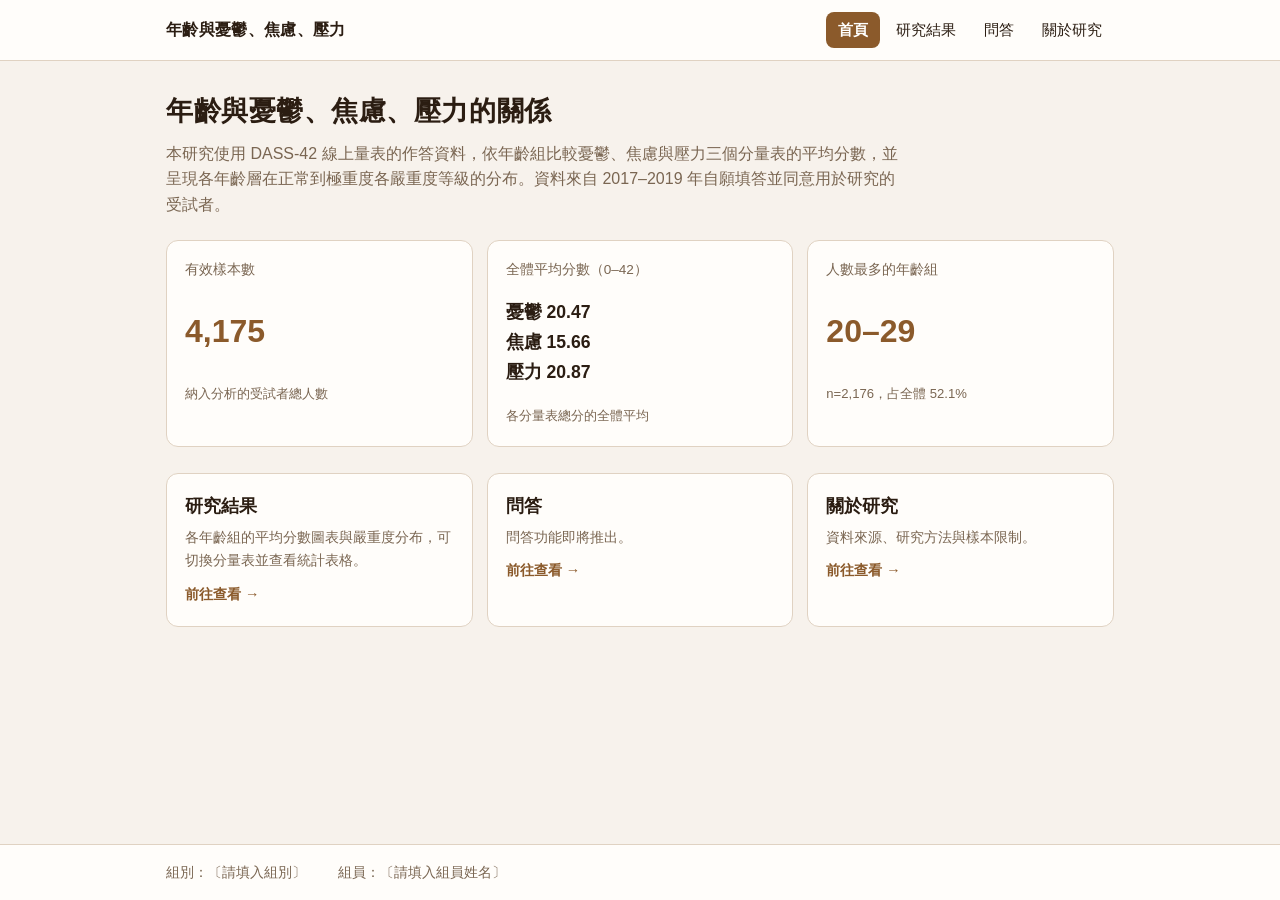
<file: index.html>
<!DOCTYPE html>
<html lang="zh-Hant">
<head>
<meta charset="UTF-8">
<meta name="viewport" content="width=device-width, initial-scale=1">
<title>首頁｜年齡與憂鬱、焦慮、壓力的關係</title>
<link rel="stylesheet" href="style.css">
</head>
<body>
<header class="site-header">
  <div class="wrap">
    <a class="brand" href="index.html">年齡與憂鬱、焦慮、壓力</a>
    <nav aria-label="主選單"><a href="index.html" aria-current="page">首頁</a><a href="results.html">研究結果</a><a href="ask.html">問答</a><a href="about.html">關於研究</a></nav>
  </div>
</header>
<main class="page">
  <h1>年齡與憂鬱、焦慮、壓力的關係</h1>
  <p class="intro lead">本研究使用 DASS-42 線上量表的作答資料，依年齡組比較憂鬱、焦慮與壓力三個分量表的平均分數，並呈現各年齡層在正常到極重度各嚴重度等級的分布。資料來自 2017–2019 年自願填答並同意用於研究的受試者。</p>

  <section class="stats" aria-label="重點數字">
    <article class="card stat">
      <p class="label">有效樣本數</p>
      <p class="value" id="statN">—</p>
      <p class="note">納入分析的受試者總人數</p>
    </article>
    <article class="card stat">
      <p class="label">全體平均分數（0–42）</p>
      <p class="value small" id="statMeans">—</p>
      <p class="note">各分量表總分的全體平均</p>
    </article>
    <article class="card stat">
      <p class="label">人數最多的年齡組</p>
      <p class="value" id="statTop">—</p>
      <p class="note" id="statTopNote">&nbsp;</p>
    </article>
  </section>

  <section class="entries" aria-label="頁面入口">
    <a class="card entry" href="results.html"><h2>研究結果</h2><p>各年齡組的平均分數圖表與嚴重度分布，可切換分量表並查看統計表格。</p><span class="go">前往查看 →</span></a>
    <a class="card entry" href="ask.html"><h2>問答</h2><p>問答功能即將推出。</p><span class="go">前往查看 →</span></a>
    <a class="card entry" href="about.html"><h2>關於研究</h2><p>資料來源、研究方法與樣本限制。</p><span class="go">前往查看 →</span></a>
  </section>
</main>
<footer class="site-footer">
  <div class="wrap">
    <span>組別：〔請填入組別〕</span>
    <span>組員：〔請填入組員姓名〕</span>
  </div>
</footer>
<script>
/* 原始資料（取自「DASS資料分析 - 年齡層分析.csv」），與研究結果頁相同 */
const RAW = [{"age": "7-19", "n": 1421, "dep": {"m": 22.76213934, "sd": 12.03702045}, "anx": {"m": 18.30119634, "sd": 10.20656679}, "str": {"m": 22.66502463, "sd": 10.31082269}, "lv": {"dep": [252, 105, 260, 247, 557], "anx": [248, 86, 235, 219, 633], "str": [346, 160, 318, 344, 253]}}, {"age": "20-29", "n": 2176, "dep": {"m": 20.05009191, "sd": 11.88178438}, "anx": {"m": 15.37178309, "sd": 9.718905087}, "str": {"m": 20.57077206, "sd": 10.18683173}, "lv": {"dep": [506, 229, 430, 359, 652], "anx": [537, 170, 439, 341, 689], "str": [675, 276, 521, 434, 270]}}, {"age": "30-39", "n": 362, "dep": {"m": 17.44751381, "sd": 12.59968592}, "anx": {"m": 11.09944751, "sd": 9.054225669}, "str": {"m": 18.29834254, "sd": 10.67445484}, "lv": {"dep": [127, 38, 55, 43, 99], "anx": [163, 33, 68, 37, 61], "str": [149, 56, 55, 64, 38]}}, {"age": "40-49", "n": 120, "dep": {"m": 14.74166667, "sd": 12.31484438}, "anx": {"m": 9.516666667, "sd": 9.017241499}, "str": {"m": 17.18333333, "sd": 10.87050078}, "lv": {"dep": [52, 14, 19, 11, 24], "anx": [63, 12, 17, 9, 19], "str": [54, 17, 18, 16, 15]}}, {"age": "50-59", "n": 68, "dep": {"m": 14.23529412, "sd": 12.18405815}, "anx": {"m": 7.764705882, "sd": 8.199231211}, "str": {"m": 15.22058824, "sd": 10.46650035}, "lv": {"dep": [34, 6, 11, 6, 11], "anx": [42, 5, 8, 6, 7], "str": [39, 7, 11, 6, 5]}}, {"age": "60-69", "n": 25, "dep": {"m": 14.52, "sd": 14.71994112}, "anx": {"m": 9.0, "sd": 9.746794345}, "str": {"m": 14.44, "sd": 10.89755324}, "lv": {"dep": [14, 2, 2, 1, 6], "anx": [15, 1, 3, 1, 5], "str": [14, 4, 3, 2, 2]}}, {"age": "70-79", "n": 3, "dep": {"m": 25.66666667, "sd": 17.89785834}, "anx": {"m": 8.666666667, "sd": 10.69267662}, "str": {"m": 21.0, "sd": 15.62049935}, "lv": {"dep": [1, 0, 0, 0, 2], "anx": [2, 0, 0, 0, 1], "str": [1, 0, 0, 2, 0]}}, {"age": "80-90", "n": 0, "dep": {"m": null, "sd": null}, "anx": {"m": null, "sd": null}, "str": {"m": null, "sd": null}, "lv": {"dep": [0, 0, 0, 0, 0], "anx": [0, 0, 0, 0, 0], "str": [0, 0, 0, 0, 0]}}];

const rows = RAW.filter(r => r.n > 0);
const N = rows.reduce((a, r) => a + r.n, 0);
const mean = k => rows.reduce((a, r) => a + r.n * r[k].m, 0) / N;
const label = r => r.age.replace('-', '–');

document.getElementById('statN').textContent = N.toLocaleString('en-US');
document.getElementById('statMeans').innerHTML =
  '憂鬱 ' + mean('dep').toFixed(2) + '<br>焦慮 ' + mean('anx').toFixed(2) + '<br>壓力 ' + mean('str').toFixed(2);
const topRow = rows.reduce((a, r) => r.n > a.n ? r : a, rows[0]);
document.getElementById('statTop').textContent = label(topRow);
document.getElementById('statTopNote').textContent = 'n=' + topRow.n.toLocaleString('en-US') + '，占全體 ' + (topRow.n / N * 100).toFixed(1) + '%';
</script>
</body>
</html>
</file>
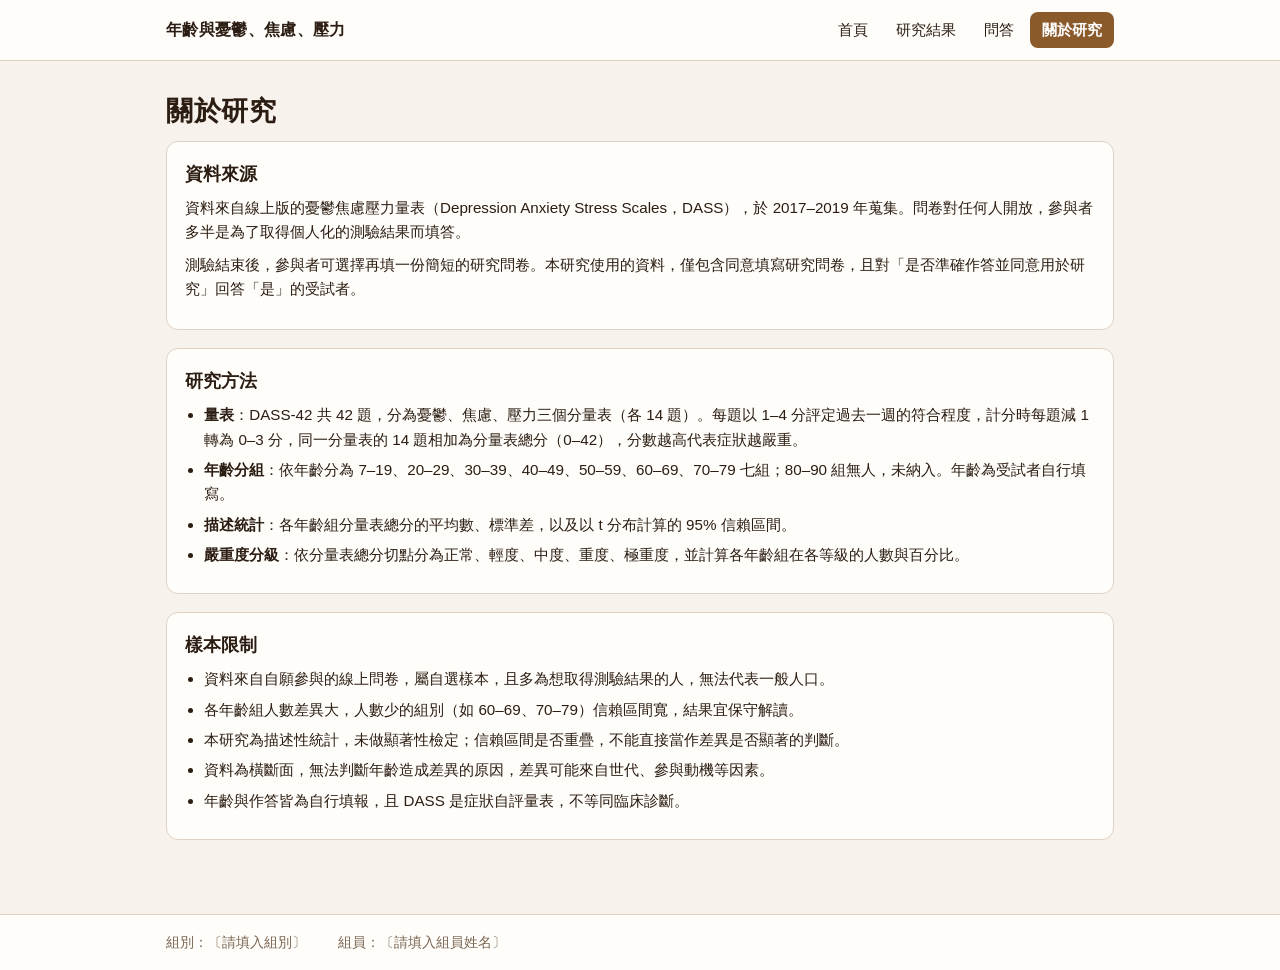
<file: about.html>
<!DOCTYPE html>
<html lang="zh-Hant">
<head>
<meta charset="UTF-8">
<meta name="viewport" content="width=device-width, initial-scale=1">
<title>關於研究｜年齡與憂鬱、焦慮、壓力的關係</title>
<link rel="stylesheet" href="style.css">
</head>
<body>
<header class="site-header">
  <div class="wrap">
    <a class="brand" href="index.html">年齡與憂鬱、焦慮、壓力</a>
    <nav aria-label="主選單"><a href="index.html">首頁</a><a href="results.html">研究結果</a><a href="ask.html">問答</a><a href="about.html" aria-current="page">關於研究</a></nav>
  </div>
</header>
<main class="page">
  <h1>關於研究</h1>

  <section class="card prose" aria-labelledby="src">
    <h2 id="src">資料來源</h2>
    <p>資料來自線上版的憂鬱焦慮壓力量表（Depression Anxiety Stress Scales，DASS），於 2017–2019 年蒐集。問卷對任何人開放，參與者多半是為了取得個人化的測驗結果而填答。</p>
    <p>測驗結束後，參與者可選擇再填一份簡短的研究問卷。本研究使用的資料，僅包含同意填寫研究問卷，且對「是否準確作答並同意用於研究」回答「是」的受試者。</p>
  </section>

  <section class="card prose" aria-labelledby="method">
    <h2 id="method">研究方法</h2>
    <ul>
      <li><b>量表</b>：DASS-42 共 42 題，分為憂鬱、焦慮、壓力三個分量表（各 14 題）。每題以 1–4 分評定過去一週的符合程度，計分時每題減 1 轉為 0–3 分，同一分量表的 14 題相加為分量表總分（0–42），分數越高代表症狀越嚴重。</li>
      <li><b>年齡分組</b>：依年齡分為 7–19、20–29、30–39、40–49、50–59、60–69、70–79 七組；80–90 組無人，未納入。年齡為受試者自行填寫。</li>
      <li><b>描述統計</b>：各年齡組分量表總分的平均數、標準差，以及以 t 分布計算的 95% 信賴區間。</li>
      <li><b>嚴重度分級</b>：依分量表總分切點分為正常、輕度、中度、重度、極重度，並計算各年齡組在各等級的人數與百分比。</li>
    </ul>
  </section>

  <section class="card prose" aria-labelledby="limit">
    <h2 id="limit">樣本限制</h2>
    <ul>
      <li>資料來自自願參與的線上問卷，屬自選樣本，且多為想取得測驗結果的人，無法代表一般人口。</li>
      <li>各年齡組人數差異大，人數少的組別（如 60–69、70–79）信賴區間寬，結果宜保守解讀。</li>
      <li>本研究為描述性統計，未做顯著性檢定；信賴區間是否重疊，不能直接當作差異是否顯著的判斷。</li>
      <li>資料為橫斷面，無法判斷年齡造成差異的原因，差異可能來自世代、參與動機等因素。</li>
      <li>年齡與作答皆為自行填報，且 DASS 是症狀自評量表，不等同臨床診斷。</li>
    </ul>
  </section>
</main>
<footer class="site-footer">
  <div class="wrap">
    <span>組別：〔請填入組別〕</span>
    <span>組員：〔請填入組員姓名〕</span>
  </div>
</footer>
</body>
</html>
</file>
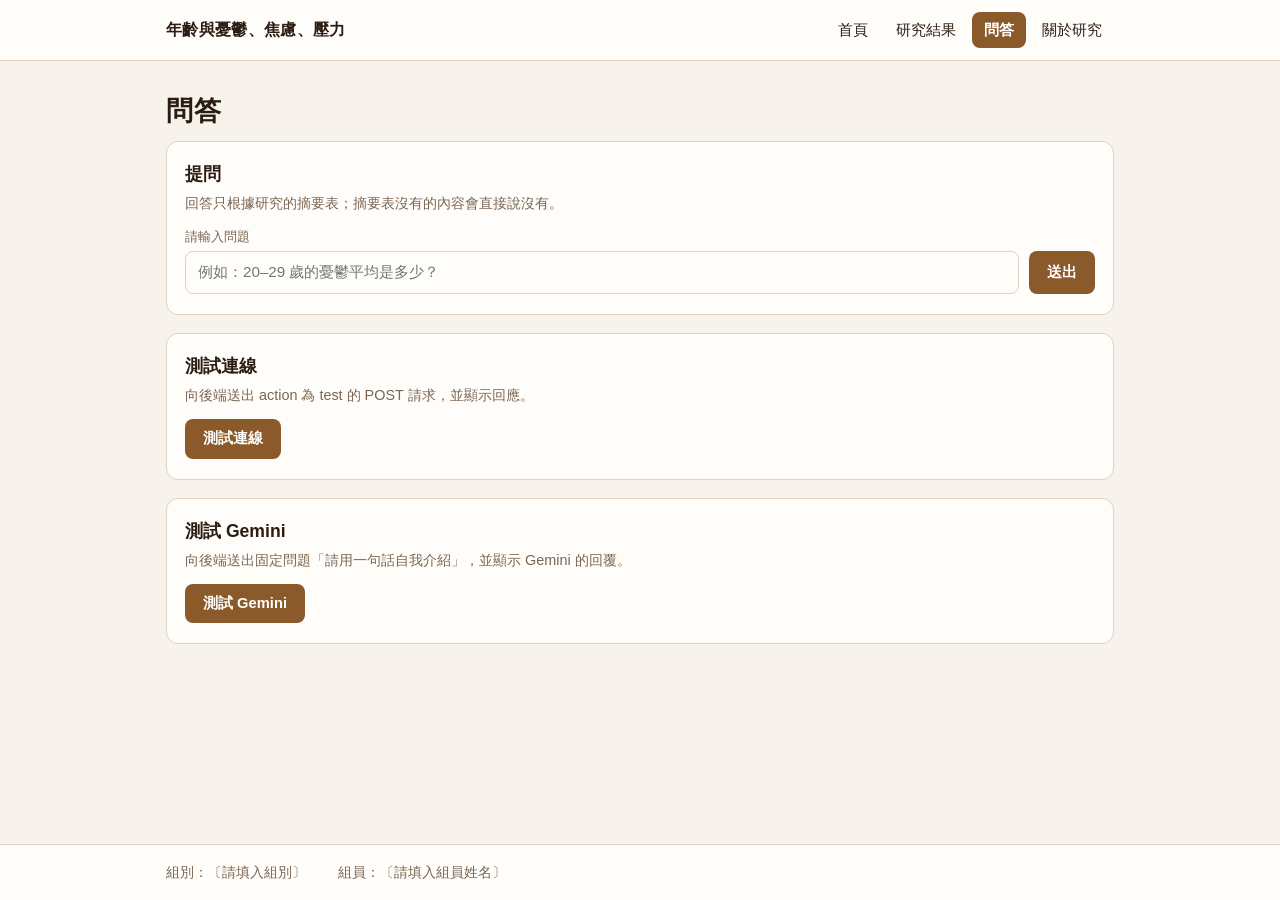
<file: ask.html>
<!DOCTYPE html>
<html lang="zh-Hant">
<head>
<meta charset="UTF-8">
<meta name="viewport" content="width=device-width, initial-scale=1">
<title>問答｜年齡與憂鬱、焦慮、壓力的關係</title>
<link rel="stylesheet" href="style.css">
<style>
  .conn h2{margin:0 0 4px}
  .conn .sub{margin:0 0 12px}
  .conn button{
    font:inherit; font-size:.92rem; font-weight:600; padding:8px 18px; border:0; border-radius:8px;
    background:var(--accent); color:var(--accent-fg); cursor:pointer;
  }
  .conn button:disabled{opacity:.6; cursor:wait}
  .conn button:focus-visible{outline:2px solid var(--accent); outline-offset:2px}
  #connResult, #geminiResult, #qaResult{margin:12px 0 0; padding:10px 12px; border:1px solid var(--line); border-radius:8px; background:var(--grid); font-size:.9rem; white-space:pre-wrap; word-break:break-word}
  #connResult[hidden], #geminiResult[hidden], #qaResult[hidden]{display:none}
  #connResult.err, #geminiResult.err, #qaResult.err{border-color:var(--accent)}
  .qa-label{display:block; font-size:.8rem; color:var(--muted); margin-bottom:4px}
  .qa-row{display:flex; gap:10px; flex-wrap:wrap}
  .qa-row input{flex:1 1 240px; min-width:0; font:inherit; font-size:.95rem; padding:8px 12px; border:1px solid var(--line); border-radius:8px; background:var(--card); color:var(--fg)}
  .qa-row input:focus-visible{outline:2px solid var(--accent); outline-offset:1px}
</style>
</head>
<body>
<header class="site-header">
  <div class="wrap">
    <a class="brand" href="index.html">年齡與憂鬱、焦慮、壓力</a>
    <nav aria-label="主選單"><a href="index.html">首頁</a><a href="results.html">研究結果</a><a href="ask.html" aria-current="page">問答</a><a href="about.html">關於研究</a></nav>
  </div>
</header>
<main class="page">
  <h1>問答</h1>
  <section class="card conn qa" aria-labelledby="qaTitle">
    <h2 id="qaTitle">提問</h2>
    <p class="sub">回答只根據研究的摘要表；摘要表沒有的內容會直接說沒有。</p>
    <form id="qaForm">
      <label class="qa-label" for="qaInput">請輸入問題</label>
      <div class="qa-row">
        <input type="text" id="qaInput" maxlength="500" autocomplete="off" placeholder="例如：20–29 歲的憂鬱平均是多少？" required>
        <button type="submit" id="qaBtn">送出</button>
      </div>
    </form>
    <div id="qaResult" role="status" aria-live="polite" hidden></div>
  </section>
  <section class="card conn" aria-labelledby="connTitle">
    <h2 id="connTitle">測試連線</h2>
    <p class="sub">向後端送出 action 為 test 的 POST 請求，並顯示回應。</p>
    <button type="button" id="connBtn">測試連線</button>
    <div id="connResult" role="status" aria-live="polite" hidden></div>
  </section>

  <section class="card conn" aria-labelledby="geminiTitle">
    <h2 id="geminiTitle">測試 Gemini</h2>
    <p class="sub">向後端送出固定問題「請用一句話自我介紹」，並顯示 Gemini 的回覆。</p>
    <button type="button" id="geminiBtn">測試 Gemini</button>
    <div id="geminiResult" role="status" aria-live="polite" hidden></div>
  </section>
</main>
<footer class="site-footer">
  <div class="wrap">
    <span>組別：〔請填入組別〕</span>
    <span>組員：〔請填入組員姓名〕</span>
  </div>
</footer>
<script>
const API_URL = 'https://dass-42.sharon6966188.workers.dev/';

// 對後端送出 POST（JSON），回傳狀態與解析後的內容
async function callApi(payload) {
  const res = await fetch(API_URL, {
    method: 'POST',
    headers: { 'Content-Type': 'application/json' },
    body: JSON.stringify(payload)
  });
  const raw = await res.text();
  let data = null;
  try { data = JSON.parse(raw); } catch (e) { /* 回應不是 JSON */ }
  return { res, raw, data };
}

const NETWORK_ERROR = '連線失敗：無法連到後端。請確認網路連線、後端網址是否正確，以及後端是否已部署並允許此網站呼叫（CORS）。';

// ===== 測試連線 =====
const btn = document.getElementById('connBtn');
const out = document.getElementById('connResult');

function show(text, isError) {
  out.textContent = text;
  out.className = isError ? 'err' : '';
  out.hidden = false;
}

btn.addEventListener('click', async () => {
  btn.disabled = true;
  show('連線中…', false);
  try {
    const { res, raw, data } = await callApi({ action: 'test' });
    if (res.ok) {
      show('連線成功（狀態碼 ' + res.status + '）\n回應：' + (data !== null ? JSON.stringify(data) : raw), false);
    } else {
      const msg = (data && data.error) ? data.error : (raw || '沒有回應內容');
      show('連線失敗（狀態碼 ' + res.status + '）\n錯誤訊息：' + msg, true);
    }
  } catch (err) {
    show(NETWORK_ERROR + '\n（' + err.message + '）', true);
  } finally {
    btn.disabled = false;
  }
});

// ===== 測試 Gemini =====
const gBtn = document.getElementById('geminiBtn');
const gOut = document.getElementById('geminiResult');

function gShow(text, isError) {
  gOut.textContent = text;
  gOut.className = isError ? 'err' : '';
  gOut.hidden = false;
}

gBtn.addEventListener('click', async () => {
  gBtn.disabled = true;
  gShow('等待 Gemini 回覆中…', false);
  try {
    const { res, raw, data } = await callApi({ action: 'ask', question: '請用一句話自我介紹' });
    if (res.ok && data && typeof data.answer === 'string') {
      gShow(data.answer, false);
    } else {
      const msg = (data && data.error) ? data.error : (raw || '沒有回應內容');
      gShow('呼叫失敗（狀態碼 ' + res.status + '）\n錯誤訊息：' + msg, true);
    }
  } catch (err) {
    gShow(NETWORK_ERROR + '\n（' + err.message + '）', true);
  } finally {
    gBtn.disabled = false;
  }
});

// ===== 問答 =====
const qaForm = document.getElementById('qaForm');
const qaInput = document.getElementById('qaInput');
const qaBtn = document.getElementById('qaBtn');
const qaOut = document.getElementById('qaResult');

function qaShow(text, isError) {
  qaOut.textContent = text;
  qaOut.className = isError ? 'err' : '';
  qaOut.hidden = false;
}

qaForm.addEventListener('submit', async (e) => {
  e.preventDefault();
  const question = qaInput.value.trim();
  if (question === '') {
    qaShow('請先輸入問題。', true);
    return;
  }
  qaBtn.disabled = true;
  qaInput.disabled = true;
  qaShow('回答中…', false);
  try {
    const { res, raw, data } = await callApi({ action: 'ask', question });
    if (res.ok && data && typeof data.answer === 'string') {
      qaShow(data.answer, false);
    } else {
      const msg = (data && data.error) ? data.error : (raw || '沒有回應內容');
      qaShow('回答失敗（狀態碼 ' + res.status + '）\n錯誤訊息：' + msg, true);
    }
  } catch (err) {
    qaShow(NETWORK_ERROR + '\n（' + err.message + '）', true);
  } finally {
    qaBtn.disabled = false;
    qaInput.disabled = false;
    qaInput.focus();
  }
});
</script>
</body>
</html>
</file>
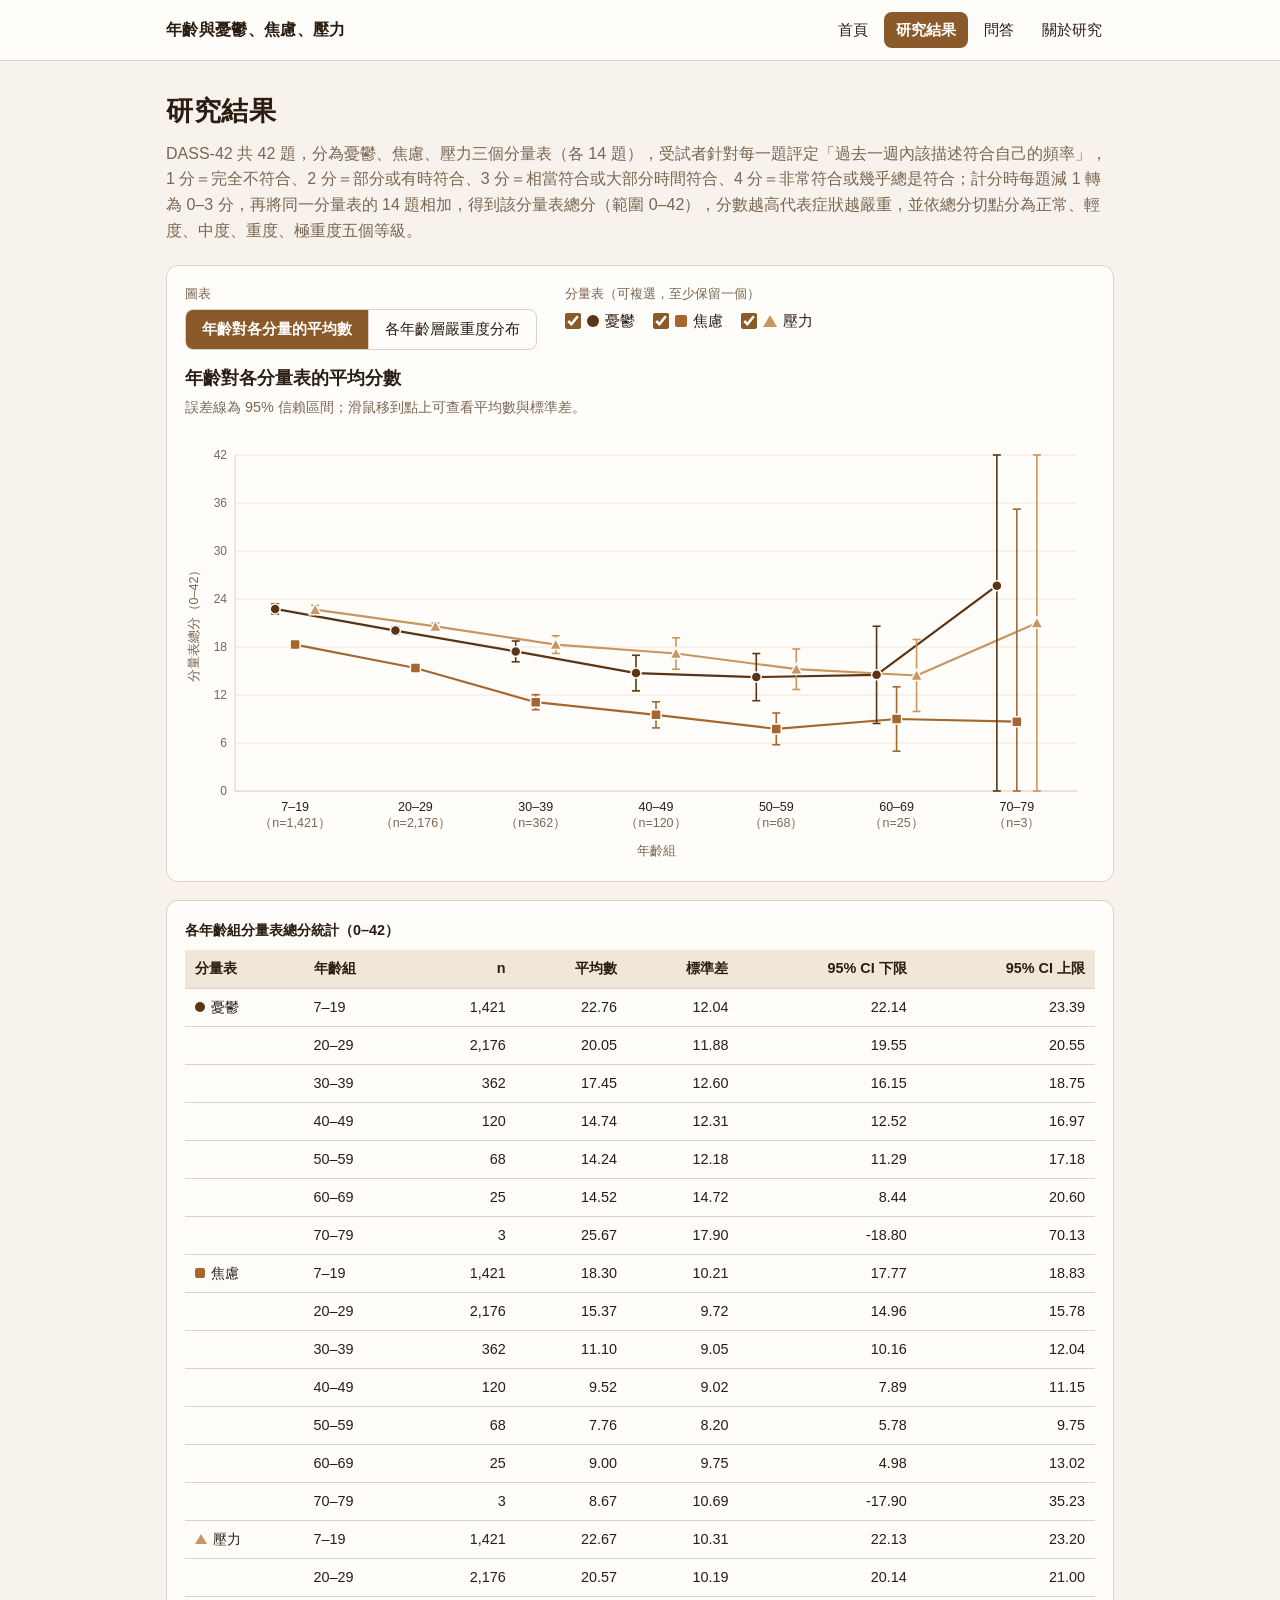
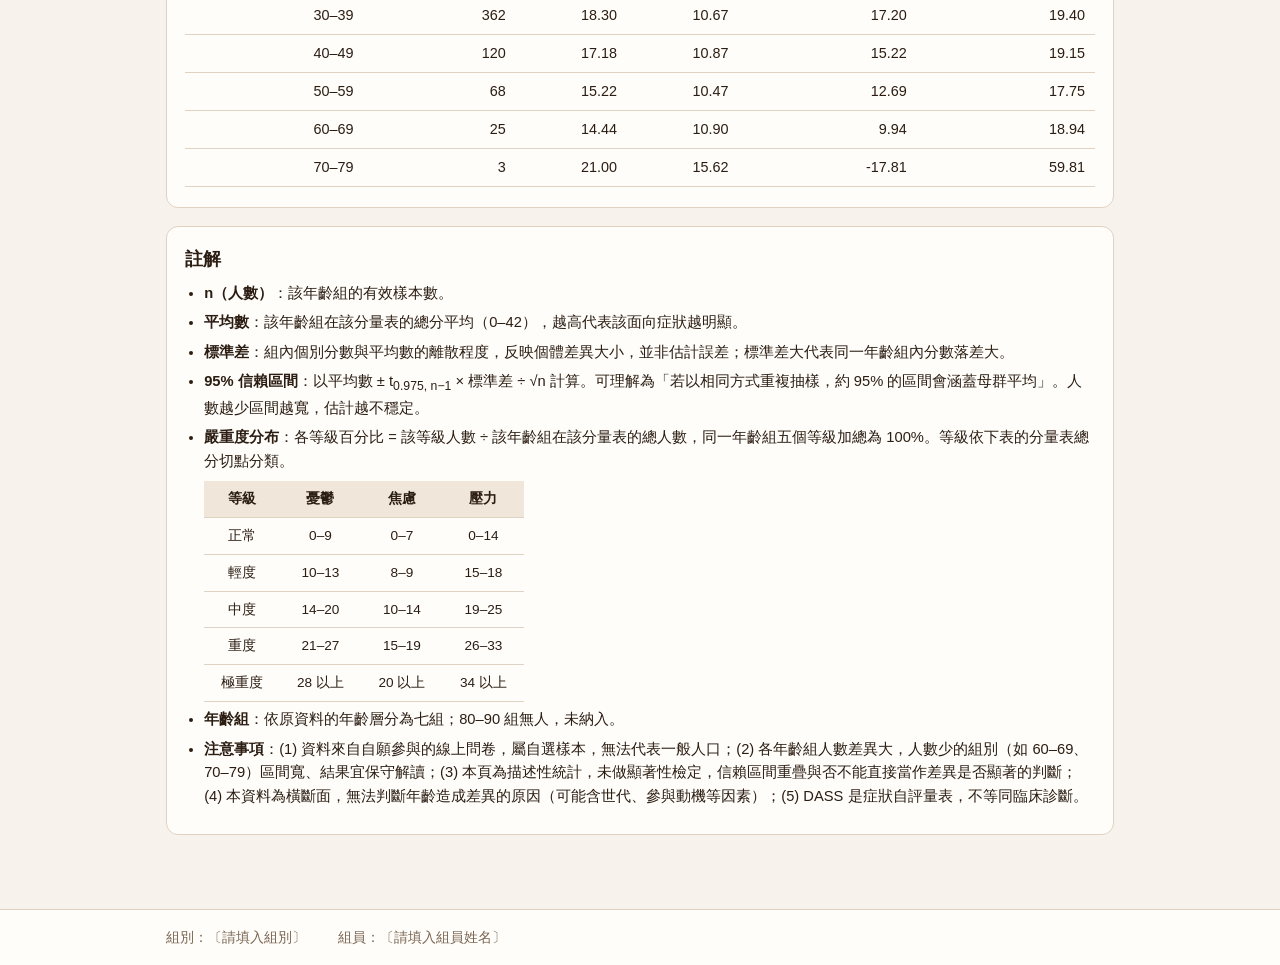
<file: results.html>
<!DOCTYPE html>
<html lang="zh-Hant">
<head>
<meta charset="UTF-8">
<meta name="viewport" content="width=device-width, initial-scale=1">
<title>研究結果｜年齡與憂鬱、焦慮、壓力的關係</title>
<link rel="stylesheet" href="style.css">
<style>
  .controls{display:flex; flex-wrap:wrap; gap:14px 28px; align-items:flex-start; margin-bottom:14px}
  .seg{display:inline-flex; border:1px solid var(--line); border-radius:8px; overflow:hidden}
  .seg button{
    font:inherit; font-size:.92rem; padding:8px 16px; border:0; background:transparent; color:var(--fg); cursor:pointer;
  }
  .seg button + button{border-left:1px solid var(--line)}
  .seg button[aria-pressed="true"]{background:var(--accent); color:var(--accent-fg); font-weight:600}
  .seg button:focus-visible, .opt input:focus-visible{outline:2px solid var(--accent); outline-offset:2px}
  fieldset{border:0; margin:0; padding:0; min-width:0}
  legend{font-size:.8rem; color:var(--muted); padding:0; margin-bottom:4px}
  .opts{display:flex; flex-wrap:wrap; gap:6px 18px}
  .opt{display:inline-flex; align-items:center; gap:6px; cursor:pointer; font-size:.95rem}
  .opt input{margin:0; width:16px; height:16px; accent-color:var(--accent)}
  .opt input:disabled + .swatch + span{opacity:.85}
  .swatch{display:inline-block; width:12px; height:12px}
  .swatch.circle{border-radius:50%}
  .swatch.square{border-radius:2px}
  .swatch.triangle{width:0; height:0; background:none !important; border-left:7px solid transparent; border-right:7px solid transparent; border-bottom:12px solid currentColor}

  .legend{display:flex; flex-wrap:wrap; gap:4px 14px; font-size:.85rem; color:var(--muted); margin:0 0 8px}
  .legend span{display:inline-flex; align-items:center; gap:5px}
  .legend i{display:inline-block; width:14px; height:12px; border-radius:2px}

  .chart-wrap{position:relative; width:100%}
  svg{display:block; width:100%; height:auto; overflow:visible}
  svg text{fill:var(--fg); font-family:inherit}
  svg .muted{fill:var(--muted)}
  .hit{fill:transparent; cursor:pointer}
  .hit:hover{fill:rgba(128,128,128,.22)}
  .seg-rect{cursor:pointer; transition:opacity .1s}
  .seg-rect:hover{opacity:.78}
  #tip{
    position:absolute; pointer-events:none; z-index:5; display:none; max-width:240px;
    background:var(--tip-bg); color:var(--tip-fg); padding:7px 10px; border-radius:6px; font-size:.85rem; line-height:1.5;
    box-shadow:0 2px 10px rgba(0,0,0,.25);
  }

  .table-scroll{overflow-x:auto}
  table{border-collapse:collapse; width:100%; font-size:.9rem; font-variant-numeric:tabular-nums}
  caption{text-align:left; font-weight:600; padding:0 0 8px}
  th,td{padding:7px 10px; border-bottom:1px solid var(--line); text-align:right; white-space:nowrap}
  th:first-child, td:first-child, th.l, td.l{text-align:left}
  thead th{background:var(--grid); font-weight:600}
  tbody tr.grp td{background:var(--grid); font-weight:600; text-align:left}
  th button.sort{font:inherit; font-weight:inherit; color:inherit; background:none; border:0; padding:0; cursor:pointer; display:inline-flex; align-items:center; gap:4px}
  th button.sort:focus-visible{outline:2px solid var(--accent); outline-offset:2px}
  th button.sort .arr{font-size:.7em; opacity:.45}
  th button.sort.on .arr{opacity:1; color:var(--accent)}
  caption .hint{font-weight:400; font-size:.82rem; color:var(--muted); margin-left:8px}
  .dot{display:inline-block; width:10px; height:10px; margin-right:6px; vertical-align:baseline}
  .dot.circle{border-radius:50%} .dot.square{border-radius:2px}
  .dot.triangle{width:0;height:0;background:none !important;border-left:6px solid transparent;border-right:6px solid transparent;border-bottom:10px solid currentColor}

  .notes h2{margin-bottom:8px}
  .notes ul{margin:0; padding-left:1.2em}
  .notes li{margin:0 0 6px; font-size:.92rem}
  .notes li b{font-weight:600}
  table.cut{width:auto; min-width:320px; font-size:.85rem}
  table.cut th, table.cut td{text-align:center}
</style>
</head>
<body>
<header class="site-header">
  <div class="wrap">
    <a class="brand" href="index.html">年齡與憂鬱、焦慮、壓力</a>
    <nav aria-label="主選單"><a href="index.html">首頁</a><a href="results.html" aria-current="page">研究結果</a><a href="ask.html">問答</a><a href="about.html">關於研究</a></nav>
  </div>
</header>
<main class="page">
  <h1>研究結果</h1>
  <p class="lead">DASS-42 共 42 題，分為憂鬱、焦慮、壓力三個分量表（各 14 題），受試者針對每一題評定「過去一週內該描述符合自己的頻率」，1 分＝完全不符合、2 分＝部分或有時符合、3 分＝相當符合或大部分時間符合、4 分＝非常符合或幾乎總是符合；計分時每題減 1 轉為 0–3 分，再將同一分量表的 14 題相加，得到該分量表總分（範圍 0–42），分數越高代表症狀越嚴重，並依總分切點分為正常、輕度、中度、重度、極重度五個等級。</p>

  <section class="card" aria-labelledby="chartTitle">
    <div class="controls">
      <fieldset>
        <legend>圖表</legend>
        <div class="seg" role="group" aria-label="圖表切換">
          <button type="button" id="tabMean" aria-pressed="true">年齡對各分量的平均數</button>
          <button type="button" id="tabSev" aria-pressed="false">各年齡層嚴重度分布</button>
        </div>
      </fieldset>
      <fieldset id="subBox"></fieldset>
    </div>
    <h2 id="chartTitle"></h2>
    <p class="sub" id="chartSub"></p>
    <div class="legend" id="legend" hidden></div>
    <div class="chart-wrap" id="chartWrap">
      <div id="chart"></div>
      <div id="tip" role="status"></div>
    </div>
  </section>

  <section class="card" aria-label="統計表格">
    <div class="table-scroll" id="tableBox"></div>
  </section>

  <section class="card notes" aria-labelledby="notesTitle">
    <h2 id="notesTitle">註解</h2>
    <ul>
      <li><b>n（人數）</b>：該年齡組的有效樣本數。</li>
      <li><b>平均數</b>：該年齡組在該分量表的總分平均（0–42），越高代表該面向症狀越明顯。</li>
      <li><b>標準差</b>：組內個別分數與平均數的離散程度，反映個體差異大小，並非估計誤差；標準差大代表同一年齡組內分數落差大。</li>
      <li><b>95% 信賴區間</b>：以平均數 ± t<sub>0.975, n−1</sub> × 標準差 ÷ √n 計算。可理解為「若以相同方式重複抽樣，約 95% 的區間會涵蓋母群平均」。人數越少區間越寬，估計越不穩定。</li>
      <li><b>嚴重度分布</b>：各等級百分比 = 該等級人數 ÷ 該年齡組在該分量表的總人數，同一年齡組五個等級加總為 100%。等級依下表的分量表總分切點分類。
        <div class="table-scroll" style="margin-top:8px">
          <table class="cut">
            <thead><tr><th>等級</th><th>憂鬱</th><th>焦慮</th><th>壓力</th></tr></thead>
            <tbody>
              <tr><td>正常</td><td>0–9</td><td>0–7</td><td>0–14</td></tr>
              <tr><td>輕度</td><td>10–13</td><td>8–9</td><td>15–18</td></tr>
              <tr><td>中度</td><td>14–20</td><td>10–14</td><td>19–25</td></tr>
              <tr><td>重度</td><td>21–27</td><td>15–19</td><td>26–33</td></tr>
              <tr><td>極重度</td><td>28 以上</td><td>20 以上</td><td>34 以上</td></tr>
            </tbody>
          </table>
        </div></li>
      <li><b>年齡組</b>：依原資料的年齡層分為七組；80–90 組無人，未納入。</li>
      <li><b>注意事項</b>：(1) 資料來自自願參與的線上問卷，屬自選樣本，無法代表一般人口；(2) 各年齡組人數差異大，人數少的組別（如 60–69、70–79）區間寬、結果宜保守解讀；(3) 本頁為描述性統計，未做顯著性檢定，信賴區間重疊與否不能直接當作差異是否顯著的判斷；(4) 本資料為橫斷面，無法判斷年齡造成差異的原因（可能含世代、參與動機等因素）；(5) DASS 是症狀自評量表，不等同臨床診斷。</li>
    </ul>
  </section>
</main>
<footer class="site-footer">
  <div class="wrap">
    <span>組別：〔請填入組別〕</span>
    <span>組員：〔請填入組員姓名〕</span>
  </div>
</footer>
<script>
/* ===== 原始資料（取自「DASS資料分析 - 年齡層分析.csv」）===== */
const RAW = [{"age": "7-19", "n": 1421, "dep": {"m": 22.76213934, "sd": 12.03702045}, "anx": {"m": 18.30119634, "sd": 10.20656679}, "str": {"m": 22.66502463, "sd": 10.31082269}, "lv": {"dep": [252, 105, 260, 247, 557], "anx": [248, 86, 235, 219, 633], "str": [346, 160, 318, 344, 253]}}, {"age": "20-29", "n": 2176, "dep": {"m": 20.05009191, "sd": 11.88178438}, "anx": {"m": 15.37178309, "sd": 9.718905087}, "str": {"m": 20.57077206, "sd": 10.18683173}, "lv": {"dep": [506, 229, 430, 359, 652], "anx": [537, 170, 439, 341, 689], "str": [675, 276, 521, 434, 270]}}, {"age": "30-39", "n": 362, "dep": {"m": 17.44751381, "sd": 12.59968592}, "anx": {"m": 11.09944751, "sd": 9.054225669}, "str": {"m": 18.29834254, "sd": 10.67445484}, "lv": {"dep": [127, 38, 55, 43, 99], "anx": [163, 33, 68, 37, 61], "str": [149, 56, 55, 64, 38]}}, {"age": "40-49", "n": 120, "dep": {"m": 14.74166667, "sd": 12.31484438}, "anx": {"m": 9.516666667, "sd": 9.017241499}, "str": {"m": 17.18333333, "sd": 10.87050078}, "lv": {"dep": [52, 14, 19, 11, 24], "anx": [63, 12, 17, 9, 19], "str": [54, 17, 18, 16, 15]}}, {"age": "50-59", "n": 68, "dep": {"m": 14.23529412, "sd": 12.18405815}, "anx": {"m": 7.764705882, "sd": 8.199231211}, "str": {"m": 15.22058824, "sd": 10.46650035}, "lv": {"dep": [34, 6, 11, 6, 11], "anx": [42, 5, 8, 6, 7], "str": [39, 7, 11, 6, 5]}}, {"age": "60-69", "n": 25, "dep": {"m": 14.52, "sd": 14.71994112}, "anx": {"m": 9.0, "sd": 9.746794345}, "str": {"m": 14.44, "sd": 10.89755324}, "lv": {"dep": [14, 2, 2, 1, 6], "anx": [15, 1, 3, 1, 5], "str": [14, 4, 3, 2, 2]}}, {"age": "70-79", "n": 3, "dep": {"m": 25.66666667, "sd": 17.89785834}, "anx": {"m": 8.666666667, "sd": 10.69267662}, "str": {"m": 21.0, "sd": 15.62049935}, "lv": {"dep": [1, 0, 0, 0, 2], "anx": [2, 0, 0, 0, 1], "str": [1, 0, 0, 2, 0]}}, {"age": "80-90", "n": 0, "dep": {"m": null, "sd": null}, "anx": {"m": null, "sd": null}, "str": {"m": null, "sd": null}, "lv": {"dep": [0, 0, 0, 0, 0], "anx": [0, 0, 0, 0, 0], "str": [0, 0, 0, 0, 0]}}];

/* ===== 設定 ===== */
// 年齡組設定；src 為原始資料中的年齡層名稱（可合併多個原始年齡層）
const GROUPS = [
  {label:'7–19',  src:['7-19']},
  {label:'20–29', src:['20-29']},
  {label:'30–39', src:['30-39']},
  {label:'40–49', src:['40-49']},
  {label:'50–59', src:['50-59']},
  {label:'60–69', src:['60-69']},
  {label:'70–79', src:['70-79']}
];
const SUBS = [
  {key:'dep', name:'憂鬱', color:'var(--s1)', shape:'circle'},
  {key:'anx', name:'焦慮', color:'var(--s2)', shape:'square'},
  {key:'str', name:'壓力', color:'var(--s3)', shape:'triangle'}
];
const LEVELS = ['正常','輕度','中度','重度','極重度'];
const LCOL   = ['var(--l0)','var(--l1)','var(--l2)','var(--l3)','var(--l4)'];
const LTXT   = ['#1f2328','#1f2328','#1f2328','#ffffff','#ffffff'];
const YMAX = 42;

/* ===== 統計計算 ===== */
function tCrit(df){ // 雙尾 95% 的 t 臨界值
  const small = {1:12.706, 2:4.303, 3:3.182, 4:2.776};
  if (df < 1) return NaN;
  if (small[df]) return small[df];
  const z = 1.959964;
  return z + (Math.pow(z,3)+z)/(4*df)
           + (5*Math.pow(z,5)+16*Math.pow(z,3)+3*z)/(96*df*df)
           + (3*Math.pow(z,7)+19*Math.pow(z,5)+17*Math.pow(z,3)-15*z)/(384*Math.pow(df,3));
}
function pool(rows, key){ // 由各組 n、平均、標準差合併
  const rs = rows.filter(r => r.n > 0);
  const N = rs.reduce((a,r)=>a+r.n,0);
  if (N === 0) return {mean:NaN, sd:NaN};
  const M = rs.reduce((a,r)=>a+r.n*r[key].m,0)/N;
  if (N < 2) return {mean:M, sd:NaN};
  const SS = rs.reduce((a,r)=>a+(r.n-1)*Math.pow(r[key].sd,2)+r.n*Math.pow(r[key].m-M,2),0);
  return {mean:M, sd:Math.sqrt(SS/(N-1))};
}
const STATS = GROUPS.map(g => {
  const rows = g.src.map(a => RAW.find(r => r.age === a)).filter(Boolean);
  const n = rows.reduce((a,r)=>a+r.n,0);
  const o = {label:g.label, n, sub:{}, lv:{}};
  SUBS.forEach(s => {
    const p = pool(rows, s.key);
    const se = p.sd/Math.sqrt(n);
    const h = tCrit(n-1)*se;
    o.sub[s.key] = {mean:p.mean, sd:p.sd, lo:p.mean-h, hi:p.mean+h};
    o.lv[s.key] = LEVELS.map((_,i)=>rows.reduce((a,r)=>a+r.lv[s.key][i],0));
    const tot = o.lv[s.key].reduce((a,b)=>a+b,0);
    if (tot !== n) console.warn('等級人數合計與 n 不符：', g.label, s.name, tot, n);
  });
  return o;
});

/* ===== 狀態 ===== */
const state = {mode:'mean', checked:new Set(['dep','anx','str']), sev:'dep', sort:{col:null, dir:'asc'}};

/* ===== 工具 ===== */
const $ = id => document.getElementById(id);
const f2 = x => x.toFixed(2);
const f1 = x => x.toFixed(1);
const num = x => x.toLocaleString('en-US');
const NS = 'http://www.w3.org/2000/svg';
const subOf = k => SUBS.find(s => s.key === k);
const clamp = (v,a,b) => Math.min(b, Math.max(a, v));

function markerSvg(shape, x, y, r, color){
  if (shape === 'circle') return `<circle cx="${x}" cy="${y}" r="${r}" fill="${color}" stroke="var(--card)" stroke-width="1.5"/>`;
  if (shape === 'square') return `<rect x="${x-r}" y="${y-r}" width="${2*r}" height="${2*r}" rx="1.5" fill="${color}" stroke="var(--card)" stroke-width="1.5"/>`;
  const pts = [[x,y-r-1],[x-r-1,y+r],[x+r+1,y+r]].map(p=>p.join(',')).join(' ');
  return `<polygon points="${pts}" fill="${color}" stroke="var(--card)" stroke-width="1.5"/>`;
}
function swatch(s, cls){
  return `<span class="${cls} ${s.shape}" style="background:${s.color};color:${s.color}"></span>`;
}

/* ===== 控制項 ===== */
function renderControls(){
  const box = $('subBox');
  if (state.mode === 'mean'){
    const only = state.checked.size === 1;
    box.innerHTML = `<legend>分量表（可複選，至少保留一個）</legend><div class="opts">` +
      SUBS.map(s => {
        const on = state.checked.has(s.key);
        return `<label class="opt"><input type="checkbox" data-k="${s.key}" ${on?'checked':''} ${on&&only?'disabled':''}>${swatch(s,'swatch')}<span>${s.name}</span></label>`;
      }).join('') + `</div>`;
    box.querySelectorAll('input').forEach(el => el.addEventListener('change', e => {
      const k = e.target.dataset.k;
      if (e.target.checked) state.checked.add(k);
      else if (state.checked.size > 1) state.checked.delete(k);
      renderAll();
    }));
  } else {
    box.innerHTML = `<legend>分量表（單選）</legend><div class="opts">` +
      SUBS.map(s => `<label class="opt"><input type="radio" name="sev" data-k="${s.key}" ${state.sev===s.key?'checked':''}><span>${s.name}</span></label>`).join('') + `</div>`;
    box.querySelectorAll('input').forEach(el => el.addEventListener('change', e => {
      state.sev = e.target.dataset.k; renderAll();
    }));
  }
}

/* ===== 標籤輔助 ===== */
function axisLabel(g, x, y, anchor, twoLine){
  const a = `text-anchor="${anchor}"`;
  if (twoLine) return `<text x="${x}" y="${y}" ${a} font-size="12.5"><tspan x="${x}">${g.label}</tspan><tspan x="${x}" dy="1.25em" class="muted">（n=${num(g.n)}）</tspan></text>`;
  return `<text x="${x}" y="${y}" ${a} font-size="12.5">${g.label}<tspan class="muted">（n=${num(g.n)}）</tspan></text>`;
}

/* ===== 圖表一：折線圖 ===== */
function renderMeanChart(){
  const W = Math.max(300, $('chartWrap').clientWidth);
  const narrow = W < 560;
  const H = narrow ? 360 : 420;
  const m = {t:14, r:18, b:narrow?84:70, l:50};
  const iw = W-m.l-m.r, ih = H-m.t-m.b;
  const slot = iw / STATS.length;
  const twoLine = slot < 150;
  const X = i => m.l + slot*(i+0.5);
  const Y = v => m.t + ih*(1 - v/YMAX);
  const sel = SUBS.filter(s => state.checked.has(s.key));
  let h = `<svg viewBox="0 0 ${W} ${H}" role="img" aria-label="各年齡組憂鬱、焦慮、壓力平均分數折線圖">`;

  for (let v=0; v<=YMAX; v+=6){
    h += `<line x1="${m.l}" x2="${W-m.r}" y1="${Y(v)}" y2="${Y(v)}" stroke="var(--grid)"/>`;
    h += `<text x="${m.l-8}" y="${Y(v)+4}" text-anchor="end" font-size="12" class="muted">${v}</text>`;
  }
  h += `<line x1="${m.l}" x2="${m.l}" y1="${m.t}" y2="${m.t+ih}" stroke="var(--line)"/>`;
  h += `<line x1="${m.l}" x2="${W-m.r}" y1="${m.t+ih}" y2="${m.t+ih}" stroke="var(--line)"/>`;
  h += `<text transform="translate(13 ${m.t+ih/2}) rotate(-90)" text-anchor="middle" font-size="12.5" class="muted">分量表總分（0–${YMAX}）</text>`;
  STATS.forEach((g,i) => { h += axisLabel(g, X(i), m.t+ih+20, 'middle', twoLine); });
  h += `<text x="${m.l+iw/2}" y="${H-6}" text-anchor="middle" font-size="12.5" class="muted">年齡組</text>`;

  const dodge = Math.min(10, slot/8);
  let lines='', bars='', pts='', hits='';
  sel.forEach((s,si) => {
    const off = (si-(sel.length-1)/2)*dodge*2;
    let d = '';
    STATS.forEach((g,i) => {
      const st = g.sub[s.key];
      if (!isFinite(st.mean)) return;
      const x = X(i)+off, y = Y(st.mean);
      d += (d?'L':'M') + x.toFixed(1)+' '+y.toFixed(1);
      const yl = Y(clamp(st.lo,0,YMAX)), yh = Y(clamp(st.hi,0,YMAX));
      bars += `<g stroke="${s.color}" stroke-width="1.6"><line x1="${x}" x2="${x}" y1="${yl}" y2="${yh}"/><line x1="${x-4}" x2="${x+4}" y1="${yl}" y2="${yl}"/><line x1="${x-4}" x2="${x+4}" y1="${yh}" y2="${yh}"/></g>`;
      pts  += markerSvg(s.shape, x, y, 5, s.color);
      const tip = `<b>${s.name}</b>（${g.label}）<br>平均數：${f2(st.mean)}<br>標準差：${f2(st.sd)}`;
      hits += `<circle class="hit" cx="${x}" cy="${y}" r="13" data-tip="${tip.replace(/"/g,'&quot;')}"/>`;
    });
    lines += `<path d="${d}" fill="none" stroke="${s.color}" stroke-width="2.2" stroke-linejoin="round"/>`;
  });
  h += lines + bars + pts + hits + `</svg>`;
  $('chart').innerHTML = h;
}

/* ===== 圖表二：橫向堆疊長條圖 ===== */
function renderSevChart(){
  const W = Math.max(300, $('chartWrap').clientWidth);
  const narrow = W < 560;
  const barH = 38, gap = 16;
  const m = {t:8, r:16, b:46, l:narrow?86:142};
  const ih = STATS.length*(barH+gap) - gap;
  const H = m.t + ih + m.b;
  const iw = W-m.l-m.r;
  const X = p => m.l + iw*p/100;
  const sk = state.sev, sname = subOf(sk).name;
  let h = `<svg viewBox="0 0 ${W} ${H}" role="img" aria-label="各年齡組${sname}嚴重度分布堆疊長條圖">`;

  for (let p=0; p<=100; p+=20){
    h += `<line x1="${X(p)}" x2="${X(p)}" y1="${m.t}" y2="${m.t+ih}" stroke="var(--grid)"/>`;
    h += `<text x="${X(p)}" y="${m.t+ih+18}" text-anchor="middle" font-size="12" class="muted">${p}%</text>`;
  }
  h += `<text x="${m.l+iw/2}" y="${H-6}" text-anchor="middle" font-size="12.5" class="muted">各嚴重度等級占該年齡組的百分比</text>`;

  STATS.forEach((g,i) => {
    const y = m.t + i*(barH+gap);
    h += axisLabel(g, m.l-8, y+barH/2+(narrow?-2:4), 'end', narrow);
    const cnt = g.lv[sk], tot = g.n;
    let acc = 0;
    cnt.forEach((c,li) => {
      if (tot === 0) return;
      const p = c/tot*100, x0 = X(acc), w = X(acc+p)-x0;
      acc += p;
      if (c === 0) return;
      const tip = `<b>${LEVELS[li]}</b>：${f1(p)}%<br>${sname}・${g.label}`;
      h += `<rect class="seg-rect" x="${x0}" y="${y}" width="${w}" height="${barH}" fill="${LCOL[li]}" stroke="var(--card)" stroke-width="1" data-tip="${tip.replace(/"/g,'&quot;')}"/>`;
      if (w >= 38) h += `<text x="${x0+w/2}" y="${y+barH/2+4}" text-anchor="middle" font-size="12" style="fill:${LTXT[li]};pointer-events:none">${f1(p)}%</text>`;
    });
  });
  h += `</svg>`;
  $('chart').innerHTML = h;
}

/* ===== 表格 ===== */
function renderTable(){
  let h = '';
  if (state.mode === 'mean'){
    h += `<table><caption>各年齡組分量表總分統計（0–${YMAX}）</caption><thead><tr><th>分量表</th><th class="l">年齡組</th><th>n</th><th>平均數</th><th>標準差</th><th>95% CI 下限</th><th>95% CI 上限</th></tr></thead><tbody>`;
    SUBS.filter(s => state.checked.has(s.key)).forEach(s => {
      STATS.forEach((g,i) => {
        const st = g.sub[s.key];
        h += `<tr><td class="l">${i===0 ? swatch(s,'dot')+s.name : ''}</td><td class="l">${g.label}</td><td>${num(g.n)}</td><td>${f2(st.mean)}</td><td>${f2(st.sd)}</td><td>${f2(st.lo)}</td><td>${f2(st.hi)}</td></tr>`;
      });
    });
    h += `</tbody></table>`;
  } else {
    const sk = state.sev, sname = subOf(sk).name, so = state.sort;
    const idx = STATS.map((g,i) => i);
    if (so.col !== null){
      const val = i => {
        const g = STATS[i];
        if (so.col === 'age') return i;
        if (so.col === 'n') return g.n;
        return g.n ? g.lv[sk][so.col]/g.n : 0; // 等級欄依百分比排序
      };
      idx.sort((a,b) => (val(a)-val(b)) * (so.dir==='asc' ? 1 : -1) || a-b);
    }
    const th = (col, label) => {
      const on = so.col === col;
      const arr = on ? (so.dir==='asc' ? '▲' : '▼') : '↕';
      const aria = on ? (so.dir==='asc' ? 'ascending' : 'descending') : 'none';
      return `<th aria-sort="${aria}"><button type="button" class="sort${on?' on':''}" data-sort="${col}" title="點選排序">${label}<span class="arr">${arr}</span></button></th>`;
    };
    h += `<table><caption>${sname}：各年齡組嚴重度人數與百分比<span class="hint">點選欄位標題可排序（等級欄依百分比）</span></caption><thead><tr>${th('age','年齡組')}${th('n','n')}${LEVELS.map((l,i)=>th(i,l)).join('')}</tr></thead><tbody>`;
    idx.forEach(i => {
      const g = STATS[i];
      h += `<tr><td>${g.label}</td><td>${num(g.n)}</td>` + g.lv[sk].map(c => `<td>${num(c)}（${f1(c/g.n*100)}%）</td>`).join('') + `</tr>`;
    });
    h += `</tbody></table>`;
  }
  $('tableBox').innerHTML = h;
  $('tableBox').querySelectorAll('[data-sort]').forEach(btn => btn.addEventListener('click', () => {
    const raw = btn.dataset.sort, col = (raw === 'age' || raw === 'n') ? raw : Number(raw);
    const so = state.sort;
    if (so.col === col){
      if (so.dir === 'asc') so.dir = 'desc'; else { so.col = null; so.dir = 'asc'; }
    } else { so.col = col; so.dir = 'asc'; }
    renderTable();
  }));
}

/* ===== 標題、圖例、總渲染 ===== */
function renderHead(){
  const lg = $('legend');
  if (state.mode === 'mean'){
    $('chartTitle').textContent = '年齡對各分量表的平均分數';
    $('chartSub').textContent = '誤差線為 95% 信賴區間；滑鼠移到點上可查看平均數與標準差。';
    lg.hidden = true;
  } else {
    $('chartTitle').textContent = subOf(state.sev).name + '：各年齡層嚴重度分布';
    $('chartSub').textContent = '滑鼠移到區段上可查看等級與百分比。';
    lg.hidden = false;
    lg.innerHTML = LEVELS.map((l,i)=>`<span><i style="background:${LCOL[i]}"></i>${l}</span>`).join('');
  }
}
function renderChart(){ hideTip(); state.mode === 'mean' ? renderMeanChart() : renderSevChart(); }
function renderAll(){
  $('tabMean').setAttribute('aria-pressed', state.mode==='mean');
  $('tabSev').setAttribute('aria-pressed', state.mode==='sev');
  renderControls(); renderHead(); renderChart(); renderTable();
}

/* ===== 提示框 ===== */
const tip = $('tip'), wrap = $('chartWrap');
function hideTip(){ tip.style.display = 'none'; }
function showTip(html, e){
  tip.innerHTML = html;
  tip.style.display = 'block';
  const r = wrap.getBoundingClientRect();
  let x = e.clientX - r.left + 14, y = e.clientY - r.top + 14;
  if (x + tip.offsetWidth > r.width) x = e.clientX - r.left - tip.offsetWidth - 14;
  if (y + tip.offsetHeight > r.height + 40) y = e.clientY - r.top - tip.offsetHeight - 14;
  tip.style.left = Math.max(0,x) + 'px';
  tip.style.top  = Math.max(0,y) + 'px';
}
function onPointer(e){
  const t = e.target.closest('[data-tip]');
  if (t) showTip(t.dataset.tip, e); else hideTip();
}
wrap.addEventListener('pointermove', onPointer);
wrap.addEventListener('pointerdown', onPointer);
wrap.addEventListener('pointerleave', hideTip);

/* ===== 事件 ===== */
$('tabMean').addEventListener('click', () => { state.mode = 'mean'; renderAll(); });
$('tabSev').addEventListener('click',  () => { state.mode = 'sev';  renderAll(); });
let lastW = 0;
new ResizeObserver(() => {
  const w = wrap.clientWidth;
  if (w !== lastW){ lastW = w; renderChart(); }
}).observe(wrap);

renderAll();
</script>
</body>
</html>
</file>
<file: style.css>
:root{
    --bg:#f7f2ec; --card:#fffdfa; --fg:#2b1d12; --muted:#7a6652; --line:#e0d2c2; --grid:#f0e6da;
    --accent:#8b5a2b; --accent-fg:#ffffff; --tip-bg:#2b1d12; --tip-fg:#ffffff;
    --s1:#5b3513; --s2:#a5672f; --s3:#c99560;
    --l0:#f1e4d3; --l1:#dcc09a; --l2:#c19a6b; --l3:#8b5a2b; --l4:#4a2c14;
  }
  @media (prefers-color-scheme: dark){
    :root{
      --bg:#1a1512; --card:#231c17; --fg:#efe6dc; --muted:#b3a190; --line:#4a3d33; --grid:#342b24;
      --accent:#c19a6b; --accent-fg:#1a1512; --tip-bg:#f1e6d8; --tip-fg:#2b1d12;
      --s1:#a77547; --s2:#cf9c66; --s3:#ecd0ac;
      --l4:#6b3f1c;
    }
  }
  *{box-sizing:border-box}
  html{-webkit-text-size-adjust:100%}
  body{
    margin:0; background:var(--bg); color:var(--fg);
    font-family:-apple-system,BlinkMacSystemFont,"Segoe UI","Noto Sans TC","PingFang TC","Microsoft JhengHei",sans-serif;
    line-height:1.6;
  }
  .page{max-width:980px; margin:0 auto; padding:28px 16px 56px}
  h1{font-size:1.7rem; margin:0 0 8px; letter-spacing:.02em}
  .lead{margin:0 0 22px; color:var(--muted)}
  .card{background:var(--card); border:1px solid var(--line); border-radius:12px; padding:18px 18px 20px; margin-bottom:18px}
  h2{font-size:1.1rem; margin:0 0 4px}
  .sub{margin:0 0 14px; color:var(--muted); font-size:.9rem}

  /* ===== 版面：導覽列與頁尾 ===== */
  body{min-height:100vh; display:flex; flex-direction:column}
  main.page{flex:1; width:100%}
  .wrap{max-width:980px; margin:0 auto; padding:12px 16px; display:flex; flex-wrap:wrap; gap:8px 20px; align-items:center; justify-content:space-between}
  .site-header{background:var(--card); border-bottom:1px solid var(--line)}
  .brand{font-weight:700; color:var(--fg); text-decoration:none; letter-spacing:.02em}
  .site-header nav{display:flex; flex-wrap:wrap; gap:4px}
  .site-header nav a{padding:6px 12px; border-radius:8px; color:var(--fg); text-decoration:none; font-size:.95rem}
  .site-header nav a:hover{background:var(--grid)}
  .site-header nav a[aria-current="page"]{background:var(--accent); color:var(--accent-fg); font-weight:600}
  .site-header a:focus-visible, .site-footer a:focus-visible, a.entry:focus-visible{outline:2px solid var(--accent); outline-offset:2px}
  .site-footer{background:var(--card); border-top:1px solid var(--line); color:var(--muted); font-size:.9rem}
  .site-footer .wrap{justify-content:flex-start; gap:6px 32px; padding:16px}

  /* ===== 首頁 ===== */
  .intro{margin:0 0 22px; max-width:46em}
  .stats{display:grid; grid-template-columns:repeat(auto-fit,minmax(220px,1fr)); gap:14px; margin-bottom:26px}
  .stat{margin:0}
  .stat .label{color:var(--muted); font-size:.85rem; margin:0 0 4px}
  .stat .value{font-size:2rem; font-weight:700; line-height:1.2; color:var(--accent); font-variant-numeric:tabular-nums}
  .stat .value.small{font-size:1.1rem; line-height:1.7; color:var(--fg); font-weight:600}
  .stat .note{color:var(--muted); font-size:.82rem; margin:6px 0 0}
  .entries{display:grid; grid-template-columns:repeat(auto-fit,minmax(220px,1fr)); gap:14px}
  a.entry{display:block; text-decoration:none; color:var(--fg); margin:0; transition:border-color .15s}
  a.entry:hover{border-color:var(--accent)}
  a.entry h2{margin-bottom:6px}
  a.entry p{margin:0; color:var(--muted); font-size:.9rem}
  a.entry .go{display:inline-block; margin-top:10px; color:var(--accent); font-weight:600; font-size:.9rem}

  /* ===== 問答、關於 ===== */
  .badge{display:inline-block; padding:2px 10px; border-radius:999px; background:var(--grid); color:var(--accent); font-size:.8rem; font-weight:600; border:1px solid var(--line)}
  .soon{text-align:center; padding:40px 18px}
  .soon h2{font-size:1.3rem; margin:12px 0 6px}
  .soon p{margin:0; color:var(--muted)}
  .prose h2{margin:0 0 8px}
  .prose p, .prose li{font-size:.95rem}
  .prose p{margin:0 0 8px}
  .prose ul{margin:0; padding-left:1.2em}
  .prose li{margin:0 0 6px}
</file>
